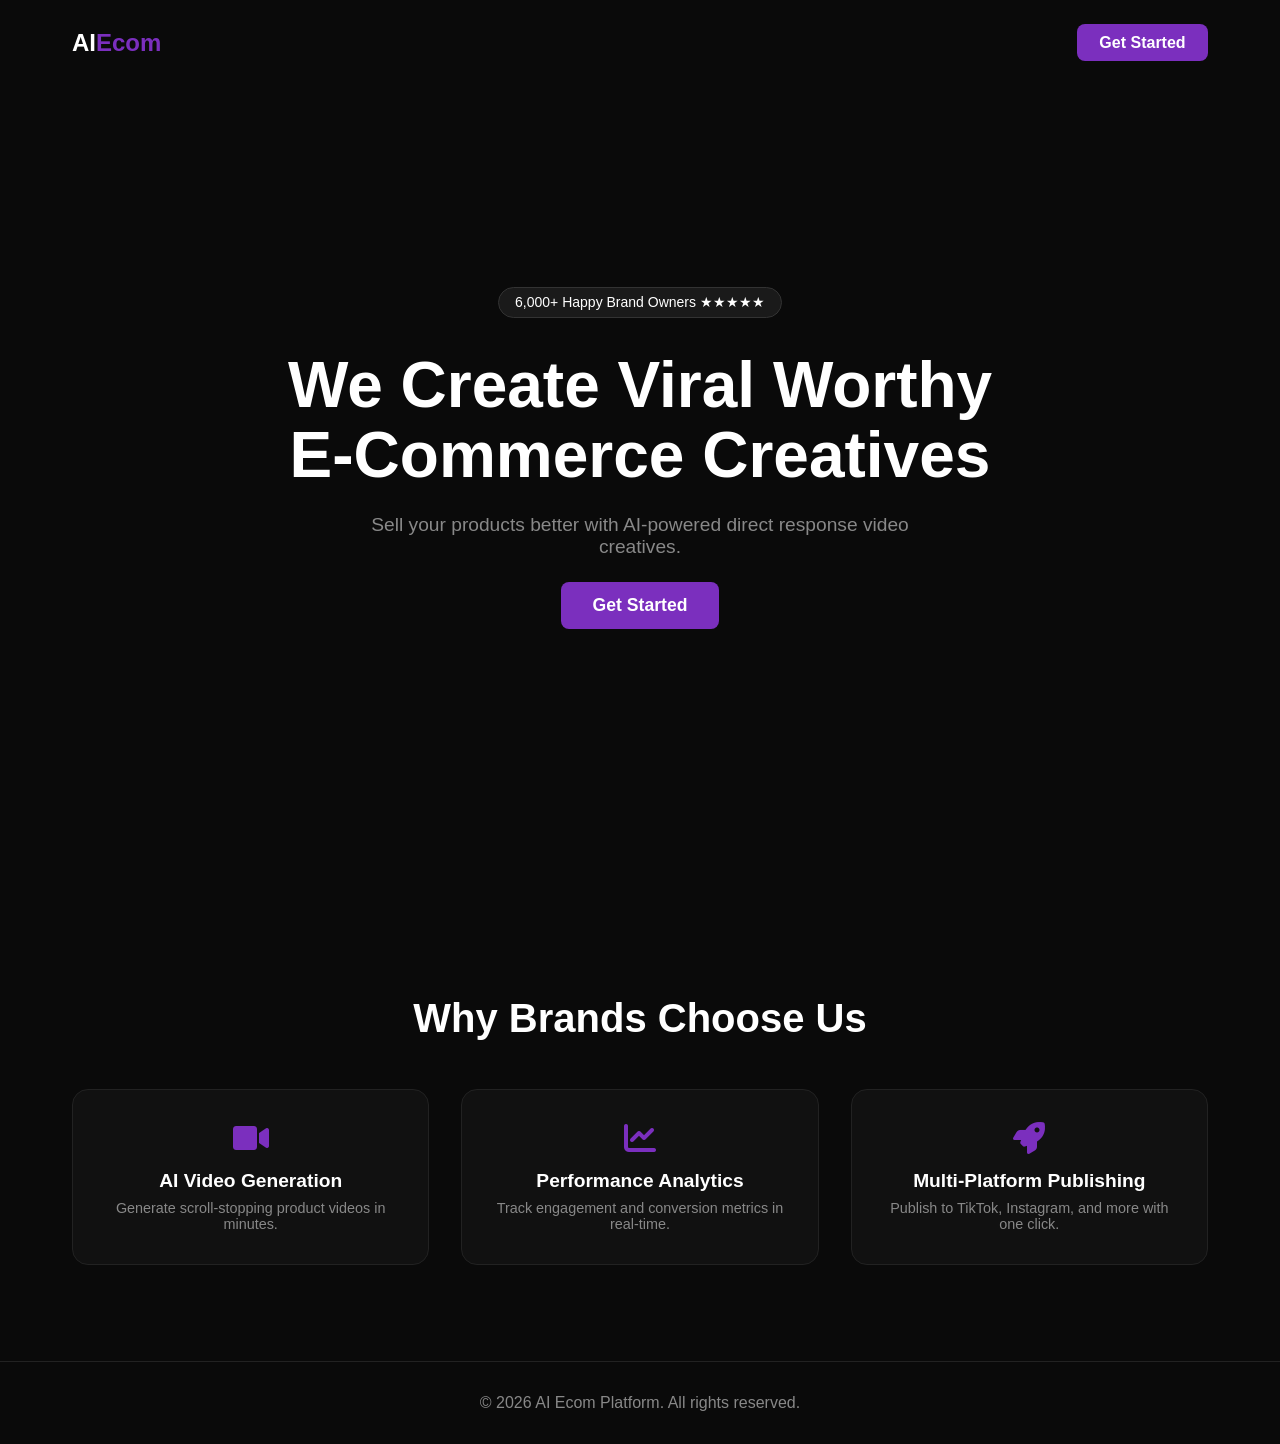
<file: index.html>
<!DOCTYPE html>
<html lang="en">
<head>
    <meta charset="UTF-8">
    <meta name="viewport" content="width=device-width, initial-scale=1.0">
    <title>AI E-Commerce Video Platform</title>
    <link rel="stylesheet" href="style.css">
    <link rel="stylesheet" href="https://cdnjs.cloudflare.com/ajax/libs/font-awesome/6.0.0/css/all.min.css">
</head>
<body>

    <div class="navbar-container">
        <nav class="navbar">
            <a href="#" class="logo">AI<span>Ecom</span></a>
            <a href="signup.html" class="get-started-btn">Get Started</a>
        </nav>
    </div>

    <section class="hero">
        <div class="badge">6,000+ Happy Brand Owners ★★★★★</div>
        <h1>We Create Viral Worthy<br>E-Commerce Creatives</h1>
        <p>Sell your products better with AI-powered direct response video creatives.</p>
        <a href="signup.html" class="nav-btn">Get Started</a>

        <!-- Auto-scrolling social proof image strip -->
        <div class="scroll-mask">
            <div class="scroll-container">
                <div class="scroll-track">
                    <!-- images loaded from /images/ -->
                </div>
            </div>
        </div>
    </section>

    <section class="features">
        <h2>Why Brands Choose Us</h2>
        <div class="feature-grid">
            <div class="feature-card">
                <i class="fas fa-video"></i>
                <h3>AI Video Generation</h3>
                <p>Generate scroll-stopping product videos in minutes.</p>
            </div>
            <div class="feature-card">
                <i class="fas fa-chart-line"></i>
                <h3>Performance Analytics</h3>
                <p>Track engagement and conversion metrics in real-time.</p>
            </div>
            <div class="feature-card">
                <i class="fas fa-rocket"></i>
                <h3>Multi-Platform Publishing</h3>
                <p>Publish to TikTok, Instagram, and more with one click.</p>
            </div>
        </div>
    </section>

    <footer>
        <p>&copy; 2026 AI Ecom Platform. All rights reserved.</p>
    </footer>

    <script src="script.js"></script>
</body>
</html>
<!-- Showcase version — full styling and assets not included -->
</file>
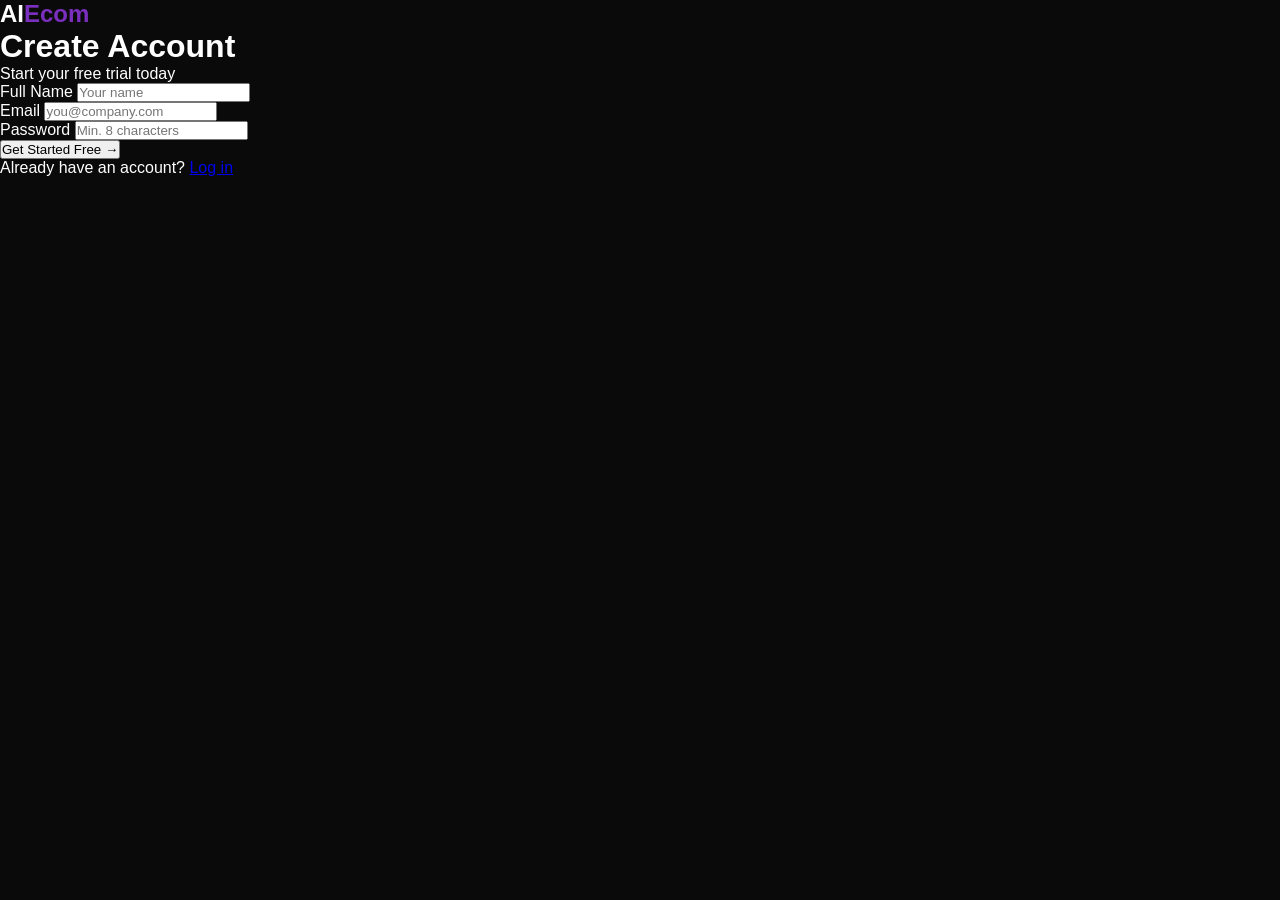
<file: signup.html>
<!DOCTYPE html>
<html lang="en">
<head>
    <meta charset="UTF-8">
    <meta name="viewport" content="width=device-width, initial-scale=1.0">
    <title>Sign Up</title>
    <link rel="stylesheet" href="style.css">
</head>
<body>
    <div class="auth-container">
        <div class="auth-card">
            <a href="index.html" class="logo">AI<span>Ecom</span></a>
            <h1>Create Account</h1>
            <p class="auth-subtitle">Start your free trial today</p>
            <form class="auth-form">
                <div class="form-group">
                    <label>Full Name</label>
                    <input type="text" placeholder="Your name" required>
                </div>
                <div class="form-group">
                    <label>Email</label>
                    <input type="email" placeholder="you@company.com" required>
                </div>
                <div class="form-group">
                    <label>Password</label>
                    <input type="password" placeholder="Min. 8 characters" required>
                </div>
                <button type="submit" class="submit-btn">Get Started Free →</button>
            </form>
            <p class="auth-footer">Already have an account? <a href="#">Log in</a></p>
        </div>
    </div>
</body>
</html>
</file>
<file: style.css>
/* Global Styles — Showcase skeleton */

:root {
    --primary: #7B2FBE;
    --primary-dark: #5c1fa0;
    --accent: #FFD700;
    --bg: #0a0a0a;
    --text: #ffffff;
    --text-muted: #888;
    --card-bg: #111111;
}

* { margin: 0; padding: 0; box-sizing: border-box; }

body {
    font-family: 'Inter', sans-serif;
    background: var(--bg);
    color: var(--text);
    overflow-x: hidden;
}

/* Navbar */
.navbar-container { position: fixed; top: 0; left: 0; right: 0; z-index: 100; transition: background 0.3s; }
.navbar { max-width: 1200px; margin: 0 auto; padding: 1.5rem 2rem; display: flex; justify-content: space-between; align-items: center; }
.logo { font-size: 1.5rem; font-weight: 800; color: var(--text); text-decoration: none; }
.logo span { color: var(--primary); }
.get-started-btn { padding: 0.6rem 1.4rem; background: var(--primary); color: white; border-radius: 8px; text-decoration: none; font-weight: 600; transition: background 0.2s; }
.get-started-btn:hover { background: var(--primary-dark); }

/* Hero */
.hero { min-height: 100vh; display: flex; flex-direction: column; align-items: center; justify-content: center; text-align: center; padding: 8rem 2rem 4rem; }
.hero h1 { font-size: clamp(2rem, 5vw, 4rem); font-weight: 900; line-height: 1.1; }
.badge { display: inline-block; padding: 0.4rem 1rem; background: #1a1a1a; border: 1px solid #333; border-radius: 999px; font-size: 0.875rem; margin-bottom: 2rem; }
.hero p { margin: 1.5rem 0; font-size: 1.2rem; color: var(--text-muted); max-width: 600px; }
.nav-btn { padding: 0.8rem 2rem; background: var(--primary); color: white; border-radius: 8px; text-decoration: none; font-weight: 700; font-size: 1.1rem; }

/* Auto-scroll strip */
.scroll-mask { overflow: hidden; width: 100%; margin-top: 3rem; }
.scroll-container { display: flex; }
.scroll-track { display: flex; gap: 1rem; animation: scroll-left 20s linear infinite; }
@keyframes scroll-left { 0% { transform: translateX(0); } 100% { transform: translateX(-50%); } }

/* Features */
.features { padding: 6rem 2rem; max-width: 1200px; margin: 0 auto; text-align: center; }
.features h2 { font-size: 2.5rem; font-weight: 800; margin-bottom: 1rem; }
.feature-grid { display: grid; grid-template-columns: repeat(auto-fit, minmax(280px, 1fr)); gap: 2rem; margin-top: 3rem; }
.feature-card { background: var(--card-bg); padding: 2rem; border-radius: 16px; border: 1px solid #222; text-align: center; transition: transform 0.2s; }
.feature-card:hover { transform: translateY(-4px); }
.feature-card i { font-size: 2rem; color: var(--primary); margin-bottom: 1rem; }
.feature-card h3 { font-size: 1.2rem; margin-bottom: 0.5rem; }
.feature-card p { color: var(--text-muted); font-size: 0.9rem; }

/* Footer */
footer { padding: 2rem; text-align: center; color: var(--text-muted); border-top: 1px solid #222; }

/* Full styles not included in showcase */
</file>
